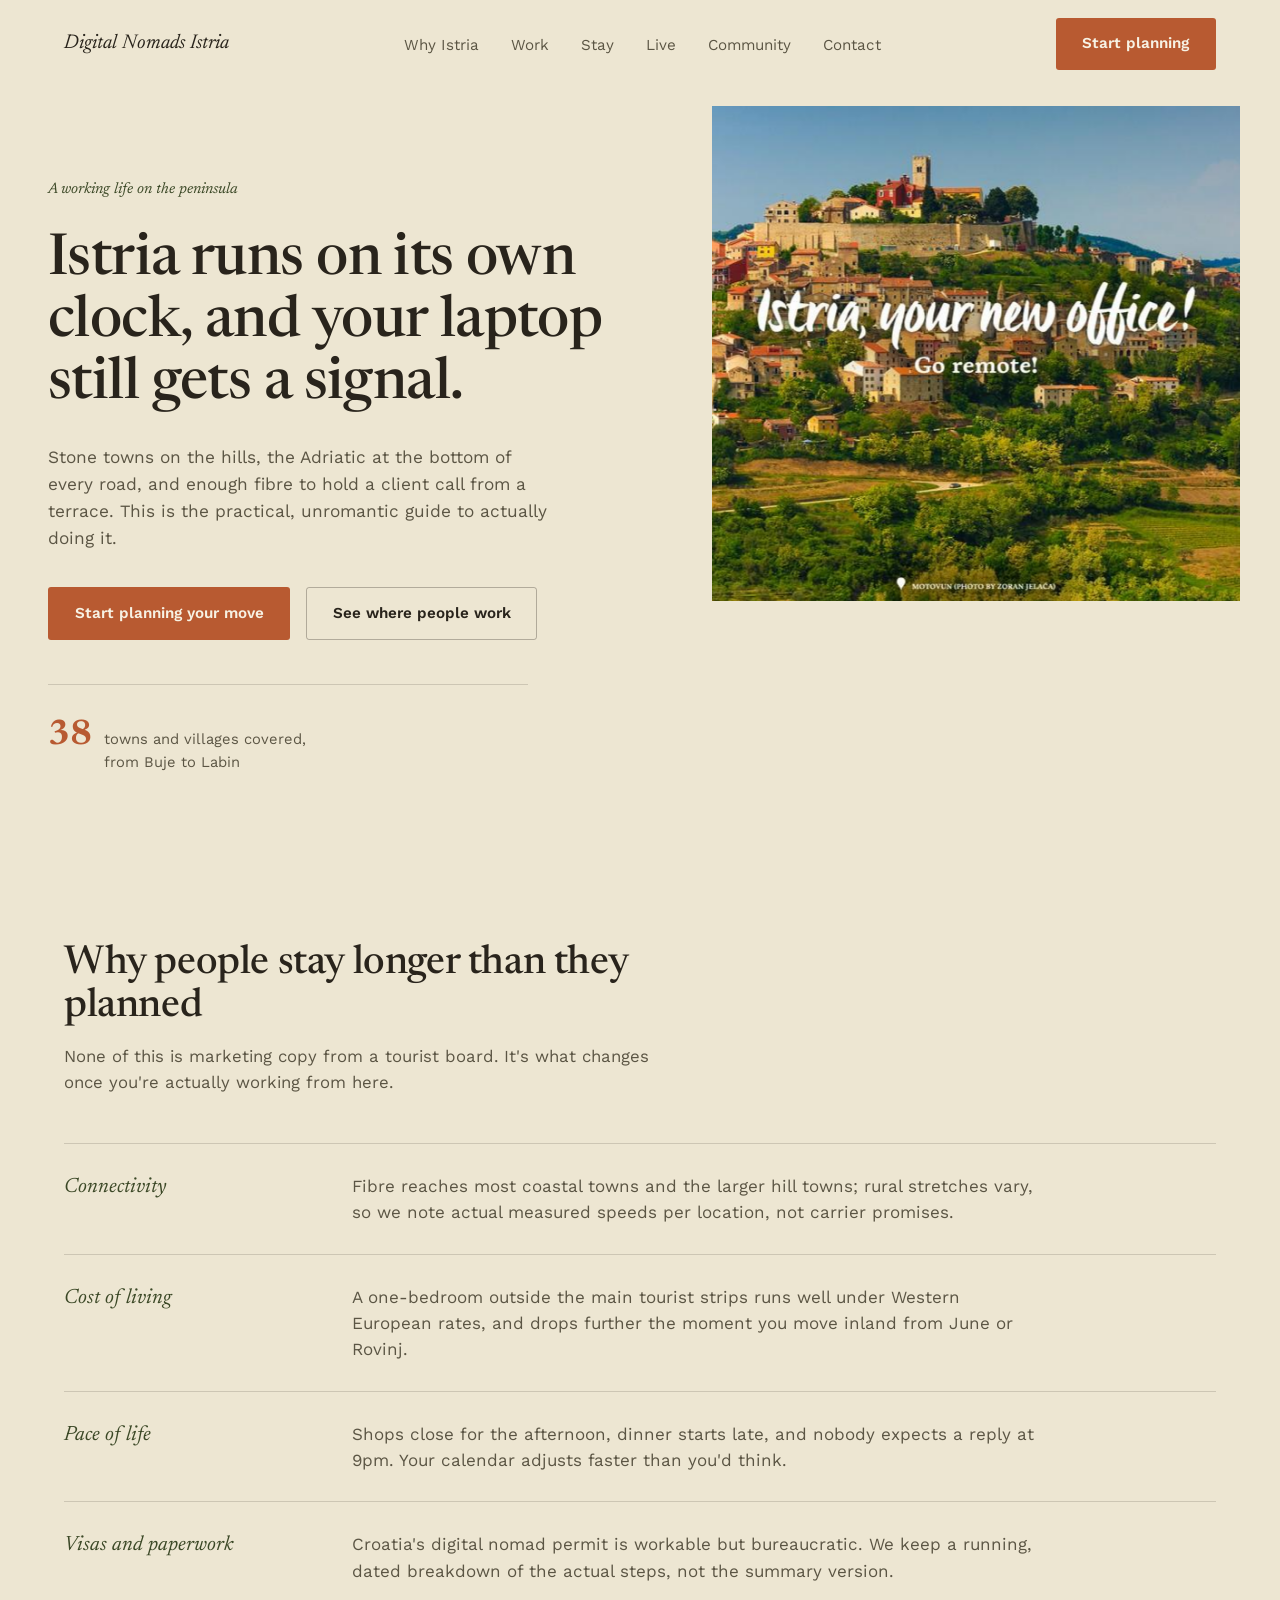
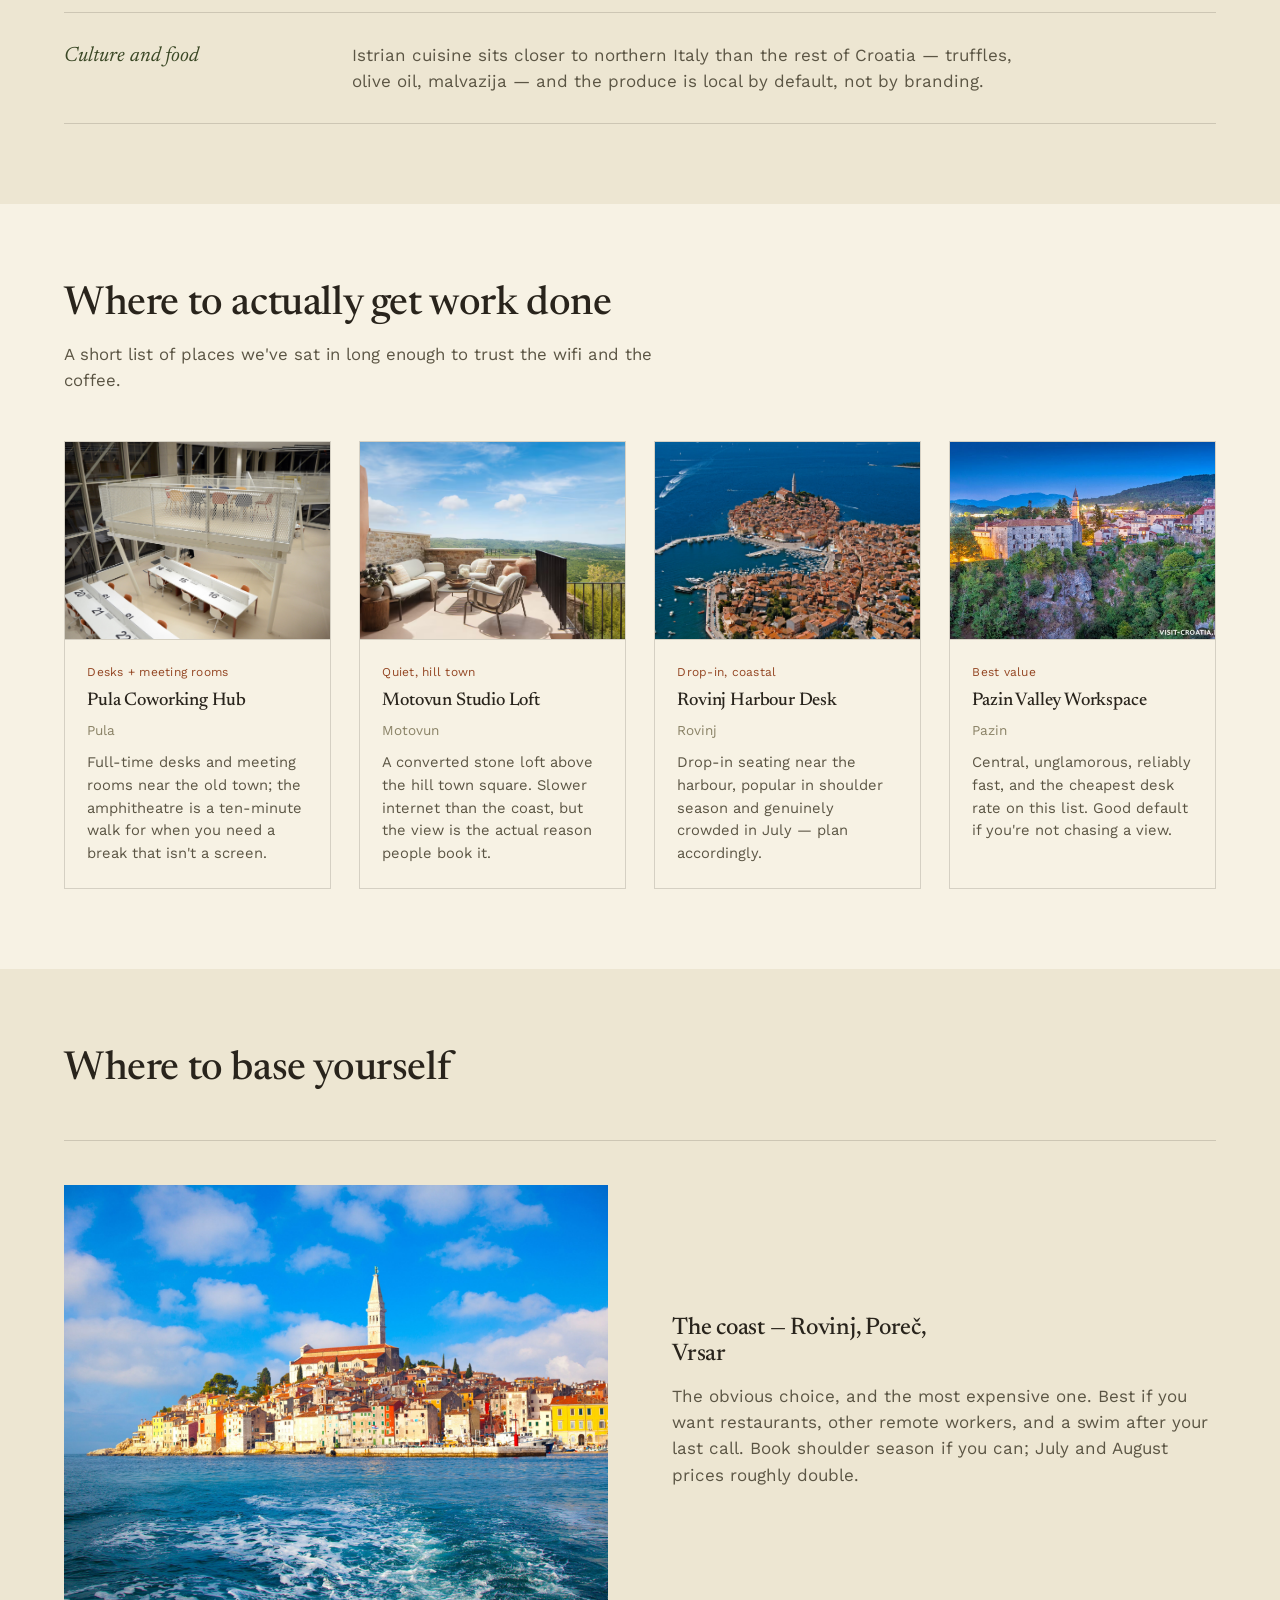
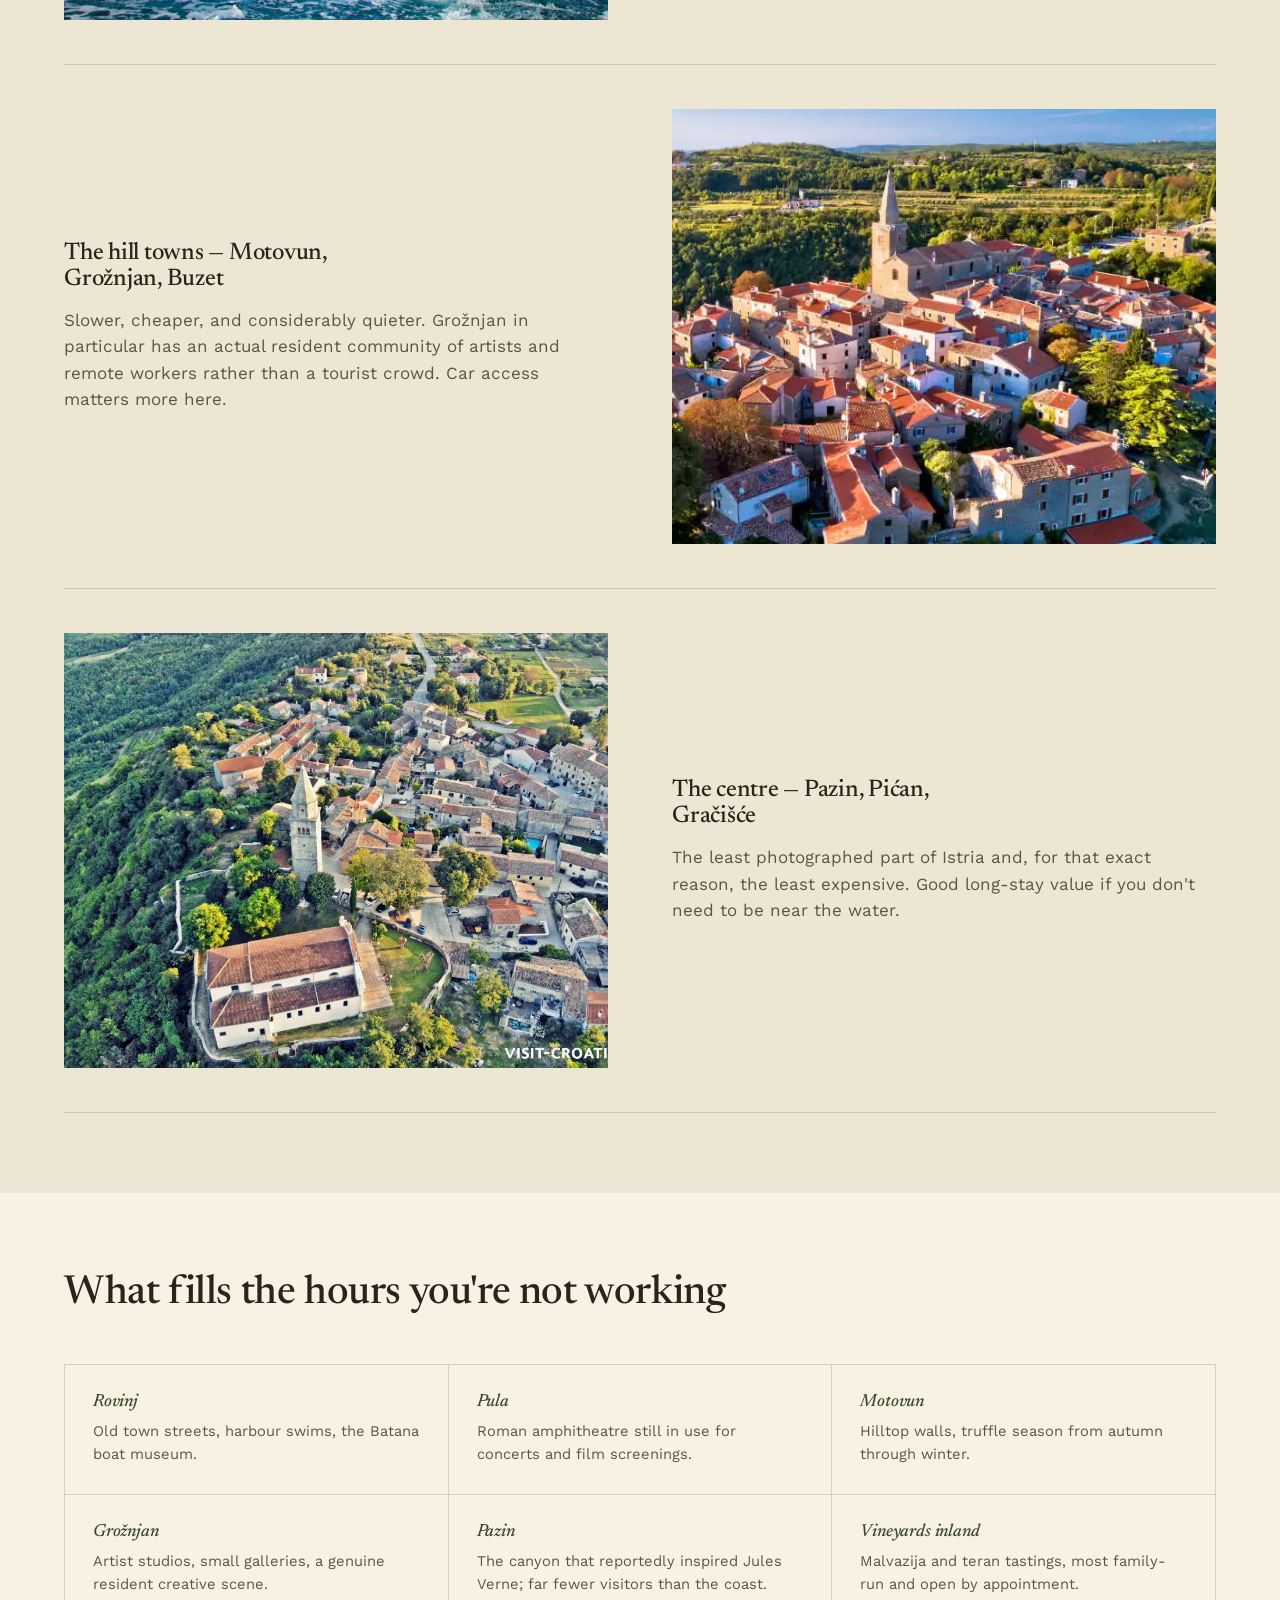
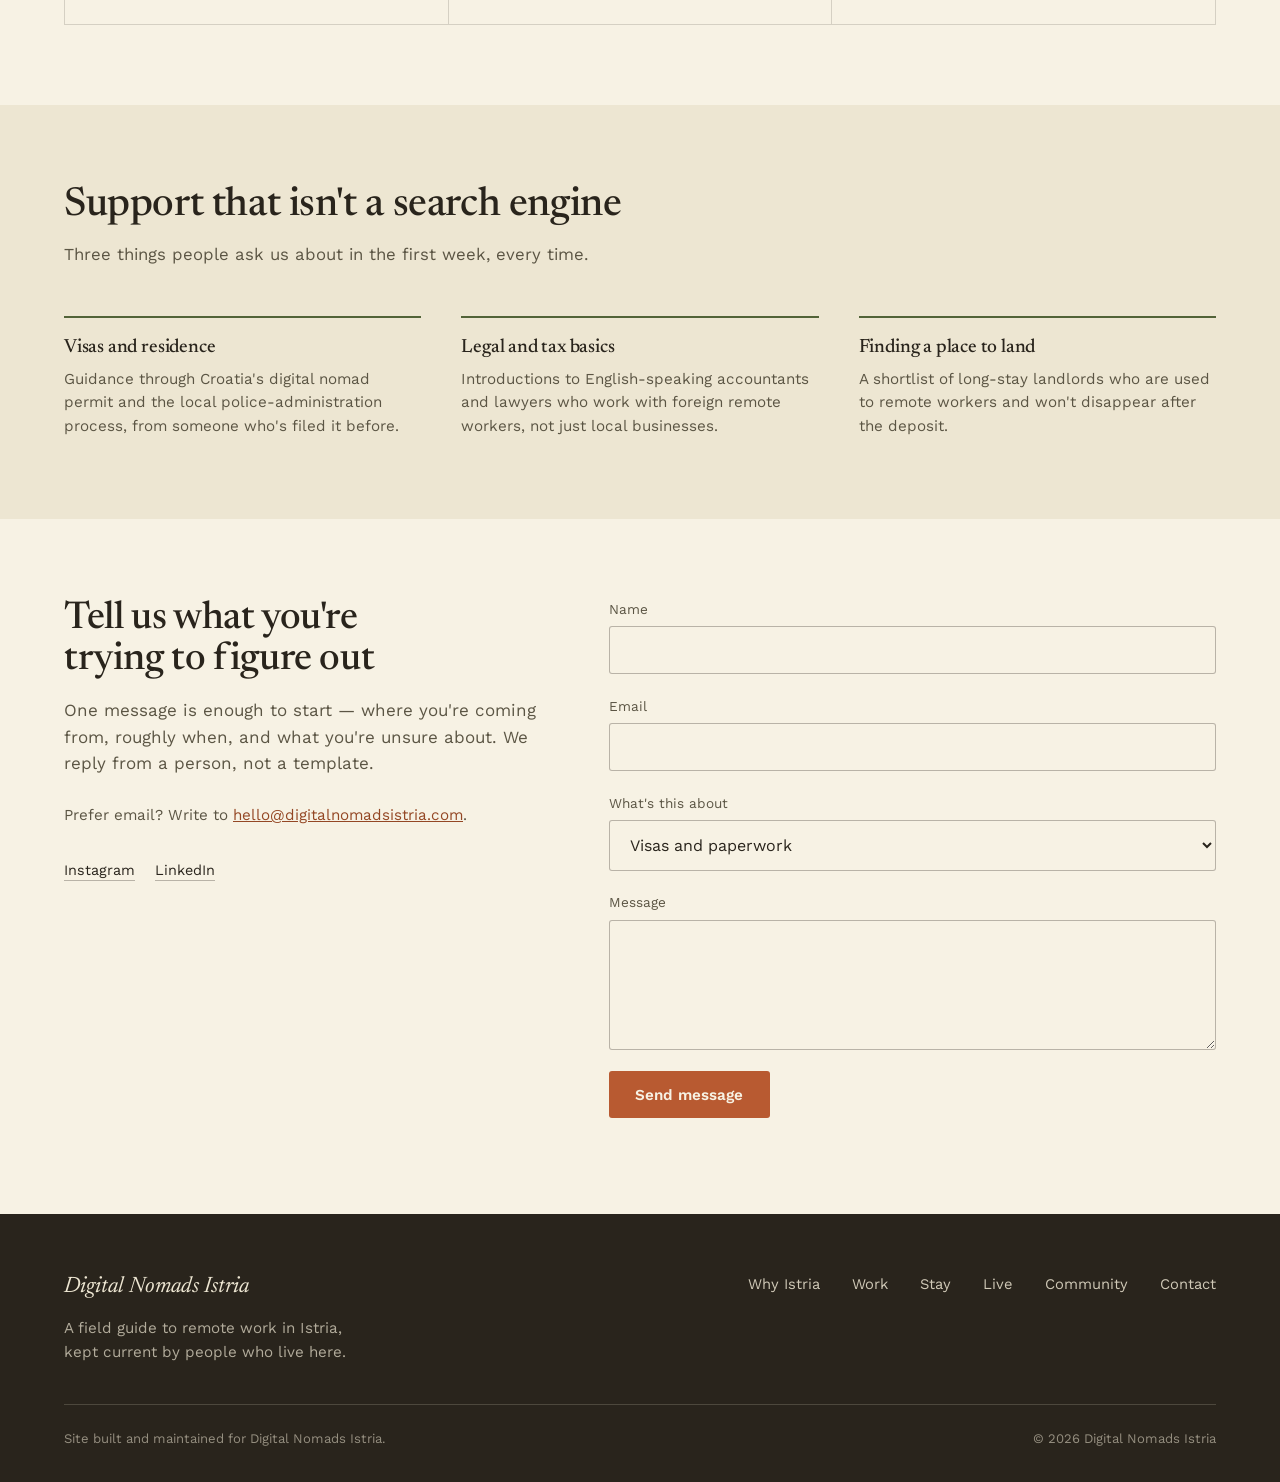
<file: index.html>
<!doctype html>
<html lang="en">
<head>
<meta charset="UTF-8">
<meta name="viewport" content="width=device-width, initial-scale=1">
<title>Digital Nomads Istria — Work from the Peninsula</title>
<meta name="description" content="A field guide to living and working remotely in Istria, Croatia — coworking, coast towns, hill towns, visas, and the people who've already made the move.">
<meta property="og:title" content="Digital Nomads Istria">
<meta property="og:description" content="A practical field guide to remote work in Istria, Croatia.">
<meta property="og:type" content="website">
<meta name="theme-color" content="#EDE6D2">
<link rel="preconnect" href="https://fonts.googleapis.com">
<link rel="preconnect" href="https://fonts.gstatic.com" crossorigin>
<link href="https://fonts.googleapis.com/css2?family=Newsreader:ital,wght@0,400;0,500;0,600;1,400;1,500&family=Work+Sans:wght@400;500;600&display=swap" rel="stylesheet">
<link rel="stylesheet" href="css/style.css">
<link rel="icon" href="data:,">
</head>
<body>
<a class="skip-link" href="#main">Skip to content</a>

<header class="site-header" id="siteHeader">
  <div class="container nav-inner">
    <a class="brand" href="#top" data-field="nav.brand">Digital Nomads Istria</a>
    <nav aria-label="Primary">
      <ul class="nav-links">
        <li><a href="#why">Why Istria</a></li>
        <li><a href="#work">Work</a></li>
        <li><a href="#stay">Stay</a></li>
        <li><a href="#lifestyle">Live</a></li>
        <li><a href="#community">Community</a></li>
        <li><a href="#contact">Contact</a></li>
      </ul>
    </nav>
    <a class="btn btn-primary nav-cta" href="#contact">Start planning</a>
    <button class="nav-toggle" id="navToggle" aria-expanded="false" aria-controls="mobileMenu" aria-label="Open menu">
      <span class="nav-toggle-icon"></span>
    </button>
  </div>
</header>

<div class="mobile-menu" id="mobileMenu">
  <nav aria-label="Mobile">
    <ul>
      <li><a href="#why">Why Istria</a></li>
      <li><a href="#work">Work</a></li>
      <li><a href="#stay">Stay</a></li>
      <li><a href="#lifestyle">Live</a></li>
      <li><a href="#community">Community</a></li>
      <li><a href="#contact">Contact</a></li>
    </ul>
    <a class="btn btn-primary" href="#contact">Start planning</a>
  </nav>
</div>

<main id="main">

  <div id="top"></div>

  <!-- HERO -->
  <section class="hero">
    <div class="hero-content">
      <p class="hero-eyebrow" data-field="hero.eyebrow">A working life on the peninsula</p>
      <h1 class="hero-headline" data-field="hero.headline">Istria runs on its own clock, and your laptop still gets a signal.</h1>
      <p class="hero-sub" data-field="hero.subhead">Stone towns on the hills, the Adriatic at the bottom of every road, and enough fibre to hold a client call from a terrace. This is the practical, unromantic guide to actually doing it.</p>
      <div class="hero-actions">
        <a class="btn btn-primary" href="#contact" data-field="hero.cta_primary">Start planning your move</a>
        <a class="btn btn-secondary" href="#work" data-field="hero.cta_secondary">See where people work</a>
      </div>
      <div class="hero-stat">
        <strong data-field="hero.stat_value">38</strong>
        <span data-field="hero.stat_label">towns and villages covered, from Buje to Labin</span>
      </div>
    </div>
    <figure class="hero-media" id="heroMedia">
      <img src="images/hero.jpg" alt="Placeholder: hilltop Istrian town at golden hour" loading="eager">
    </figure>
  </section>

  <!-- WHY ISTRIA -->
  <section class="section" id="why">
    <div class="container">
      <div class="section-head reveal">
        <h2 data-field="why.heading">Why people stay longer than they planned</h2>
        <p data-field="why.intro">None of this is marketing copy from a tourist board. It's what changes once you're actually working from here.</p>
      </div>
      <div class="why-rows reveal" id="whyRows">
        <!-- rendered from content/site.json; static fallback below -->
        <div class="why-row">
          <span class="why-row-label">Connectivity</span>
          <p class="why-row-text">Fibre reaches most coastal towns and the larger hill towns; rural stretches vary, so we note actual measured speeds per location, not carrier promises.</p>
        </div>
        <div class="why-row">
          <span class="why-row-label">Cost of living</span>
          <p class="why-row-text">A one-bedroom outside the main tourist strips runs well under Western European rates, and drops further the moment you move inland from June or Rovinj.</p>
        </div>
        <div class="why-row">
          <span class="why-row-label">Pace of life</span>
          <p class="why-row-text">Shops close for the afternoon, dinner starts late, and nobody expects a reply at 9pm. Your calendar adjusts faster than you'd think.</p>
        </div>
        <div class="why-row">
          <span class="why-row-label">Visas and paperwork</span>
          <p class="why-row-text">Croatia's digital nomad permit is workable but bureaucratic. We keep a running, dated breakdown of the actual steps, not the summary version.</p>
        </div>
        <div class="why-row">
          <span class="why-row-label">Culture and food</span>
          <p class="why-row-text">Istrian cuisine sits closer to northern Italy than the rest of Croatia — truffles, olive oil, malvazija — and the produce is local by default, not by branding.</p>
        </div>
      </div>
    </div>
  </section>

  <!-- WORK -->
  <section class="section section-alt" id="work">
    <div class="container">
      <div class="section-head reveal">
        <h2 data-field="work.heading">Where to actually get work done</h2>
        <p data-field="work.intro">A short list of places we've sat in long enough to trust the wifi and the coffee.</p>
      </div>
      <div class="work-grid reveal" id="workGrid">
        <article class="work-card">
          <div class="work-card-media"><img src="images/pulaCoworking.jpg" alt="Placeholder: coworking terrace in Pula — replace with real photography"></div>
          <div class="work-card-body">
            <span class="work-card-tag">Desks + meeting rooms</span>
            <h3>Pula Coworking Hub</h3>
            <span class="work-card-town">Pula</span>
            <p class="work-card-note">Full-time desks and meeting rooms near the old town; the amphitheatre is a ten-minute walk for when you need a break that isn't a screen.</p>
          </div>
        </article>
        <article class="work-card">
          <div class="work-card-media"><img src="images/motovun.avif" alt="Placeholder: Motovun hill town studio — replace with real photography"></div>
          <div class="work-card-body">
            <span class="work-card-tag">Quiet, hill town</span>
            <h3>Motovun Studio Loft</h3>
            <span class="work-card-town">Motovun</span>
            <p class="work-card-note">A converted stone loft above the hill town square. Slower internet than the coast, but the view is the actual reason people book it.</p>
          </div>
        </article>
        <article class="work-card">
          <div class="work-card-media"><img src="images/rovinj.jpg" alt="Placeholder: Rovinj harbour desk — replace with real photography"></div>
          <div class="work-card-body">
            <span class="work-card-tag">Drop-in, coastal</span>
            <h3>Rovinj Harbour Desk</h3>
            <span class="work-card-town">Rovinj</span>
            <p class="work-card-note">Drop-in seating near the harbour, popular in shoulder season and genuinely crowded in July — plan accordingly.</p>
          </div>
        </article>
        <article class="work-card">
          <div class="work-card-media"><img src="images/pazin.jpg" alt="Placeholder: Pazin valley workspace — replace with real photography"></div>
          <div class="work-card-body">
            <span class="work-card-tag">Best value</span>
            <h3>Pazin Valley Workspace</h3>
            <span class="work-card-town">Pazin</span>
            <p class="work-card-note">Central, unglamorous, reliably fast, and the cheapest desk rate on this list. Good default if you're not chasing a view.</p>
          </div>
        </article>
      </div>
    </div>
  </section>

  <!-- STAY -->
  <section class="section" id="stay">
    <div class="container">
      <div class="section-head reveal">
        <h2 data-field="stay.heading">Where to base yourself</h2>
      </div>
      <div id="stayList">
        <div class="stay-spread reveal">
          <div class="stay-media"><img src="images/porecCoast.jpg" alt="Placeholder: Rovinj coastline — replace with real photography"></div>
          <div class="stay-copy">
            <h3>The coast — Rovinj, Poreč, Vrsar</h3>
            <p>The obvious choice, and the most expensive one. Best if you want restaurants, other remote workers, and a swim after your last call. Book shoulder season if you can; July and August prices roughly double.</p>
          </div>
        </div>
        <div class="stay-spread flip reveal">
          <div class="stay-media"><img src="images/groznjan.webp" alt="Placeholder: vineyard rows near Motovun — replace with real photography"></div>
          <div class="stay-copy">
            <h3>The hill towns — Motovun, Grožnjan, Buzet</h3>
            <p>Slower, cheaper, and considerably quieter. Grožnjan in particular has an actual resident community of artists and remote workers rather than a tourist crowd. Car access matters more here.</p>
          </div>
        </div>
        <div class="stay-spread reveal">
          <div class="stay-media"><img src="images/gracisce.jpg" alt="Placeholder: central Istria stone terrace — replace with real photography"></div>
          <div class="stay-copy">
            <h3>The centre — Pazin, Pićan, Gračišće</h3>
            <p>The least photographed part of Istria and, for that exact reason, the least expensive. Good long-stay value if you don't need to be near the water.</p>
          </div>
        </div>
      </div>
    </div>
  </section>

  <!-- LIFESTYLE -->
  <section class="section section-alt" id="lifestyle">
    <div class="container">
      <div class="section-head reveal">
        <h2 data-field="lifestyle.heading">What fills the hours you're not working</h2>
      </div>
      <div class="lifestyle-grid reveal" id="lifestyleGrid">
        <div class="lifestyle-item"><h3>Rovinj</h3><p>Old town streets, harbour swims, the Batana boat museum.</p></div>
        <div class="lifestyle-item"><h3>Pula</h3><p>Roman amphitheatre still in use for concerts and film screenings.</p></div>
        <div class="lifestyle-item"><h3>Motovun</h3><p>Hilltop walls, truffle season from autumn through winter.</p></div>
        <div class="lifestyle-item"><h3>Grožnjan</h3><p>Artist studios, small galleries, a genuine resident creative scene.</p></div>
        <div class="lifestyle-item"><h3>Pazin</h3><p>The canyon that reportedly inspired Jules Verne; far fewer visitors than the coast.</p></div>
        <div class="lifestyle-item"><h3>Vineyards inland</h3><p>Malvazija and teran tastings, most family-run and open by appointment.</p></div>
      </div>
    </div>
  </section>

  <!-- COMMUNITY -->
  <section class="section" id="community">
    <div class="container">
      <div class="section-head reveal">
        <h2 data-field="community.heading">Support that isn't a search engine</h2>
        <p data-field="community.intro">Three things people ask us about in the first week, every time.</p>
      </div>
      <div class="community-grid reveal" id="communityGrid">
        <div class="community-item">
          <h3>Visas and residence</h3>
          <p>Guidance through Croatia's digital nomad permit and the local police-administration process, from someone who's filed it before.</p>
        </div>
        <div class="community-item">
          <h3>Legal and tax basics</h3>
          <p>Introductions to English-speaking accountants and lawyers who work with foreign remote workers, not just local businesses.</p>
        </div>
        <div class="community-item">
          <h3>Finding a place to land</h3>
          <p>A shortlist of long-stay landlords who are used to remote workers and won't disappear after the deposit.</p>
        </div>
      </div>
    </div>
  </section>

  <!-- CONTACT -->
  <section class="section section-alt" id="contact">
    <div class="container contact-wrap">
      <div class="contact-intro reveal">
        <h2 data-field="contact.heading">Tell us what you're trying to figure out</h2>
        <p data-field="contact.intro">One message is enough to start — where you're coming from, roughly when, and what you're unsure about. We reply from a person, not a template.</p>
        <p class="contact-fallback">Prefer email? Write to <a id="fallbackEmail" href="mailto:hello@digitalnomadsistria.com">hello@digitalnomadsistria.com</a>.</p>
        <ul class="social-links" id="socialLinks">
          <li><a href="https://instagram.com/" target="_blank" rel="noopener">Instagram</a></li>
          <li><a href="https://linkedin.com/" target="_blank" rel="noopener">LinkedIn</a></li>
        </ul>
      </div>
      <form class="reveal" id="contactForm">
        <input type="hidden" name="access_key" id="web3formsKey" value="REPLACE_WITH_YOUR_WEB3FORMS_ACCESS_KEY">
        <input type="hidden" name="subject" value="New enquiry from Digital Nomads Istria site">
        <input type="checkbox" name="botcheck" class="visually-hidden" tabindex="-1" autocomplete="off">

        <div class="form-field">
          <label for="fname">Name</label>
          <input type="text" id="fname" name="name" required autocomplete="name">
        </div>
        <div class="form-field">
          <label for="femail">Email</label>
          <input type="email" id="femail" name="email" required autocomplete="email">
        </div>
        <div class="form-field">
          <label for="ftopic">What's this about</label>
          <select id="ftopic" name="topic">
            <option>Visas and paperwork</option>
            <option>Finding a place to stay</option>
            <option>Coworking and connectivity</option>
            <option>Something else</option>
          </select>
        </div>
        <div class="form-field">
          <label for="fmessage">Message</label>
          <textarea id="fmessage" name="message" required></textarea>
        </div>
        <button type="submit" class="btn btn-primary">Send message</button>
        <p class="form-status" id="formStatus" role="status" aria-live="polite"></p>
      </form>
    </div>
  </section>

</main>

<footer class="site-footer">
  <div class="container">
    <div class="footer-top">
      <div>
        <p class="footer-brand" data-field="nav.brand">Digital Nomads Istria</p>
        <p class="footer-tagline" data-field="footer.tagline">A field guide to living and working remotely in Istria, kept current by people who live here.</p>
      </div>
      <nav class="footer-nav" aria-label="Footer">
        <ul>
          <li><a href="#why">Why Istria</a></li>
          <li><a href="#work">Work</a></li>
          <li><a href="#stay">Stay</a></li>
          <li><a href="#lifestyle">Live</a></li>
          <li><a href="#community">Community</a></li>
          <li><a href="#contact">Contact</a></li>
        </ul>
      </nav>
    </div>
    <div class="footer-bottom">
      <span data-field="footer.credit">Site built and maintained for Digital Nomads Istria.</span>
      <span>&copy; <span id="year">2026</span> Digital Nomads Istria</span>
    </div>
  </div>
</footer>

<script src="js/content-loader.js" defer></script>
<script src="js/main.js" defer></script>
</body>
</html>
</file>
<file: css/style.css>
/* ==========================================================================
   Digital Nomads Istria — design tokens
   Base: warm limestone, not the generic cream/terracotta AI default.
   Primary accent: olive (the groves). Secondary: terracotta (the roof tiles,
   used sparingly, for the one call-to-action colour). Tertiary: Adriatic
   blue, used only where the coast is the subject.
   ========================================================================== */

:root {
  --limestone: #EDE6D2;
  --limestone-deep: #E1D6B8;
  --paper: #F7F2E4;
  --ink: #29241C;
  --ink-soft: #5B5544;
  --ink-faint: #8A8266;
  --olive: #526338;
  --olive-deep: #3B4826;
  --terracotta: #B85A31;
  --terracotta-deep: #944724;
  --adriatic: #1F4257;
  --line: rgba(41, 36, 28, 0.16);
  --line-strong: rgba(41, 36, 28, 0.3);

  --font-display: 'Newsreader', 'Iowan Old Style', 'Georgia', serif;
  --font-body: 'Work Sans', 'Segoe UI', system-ui, sans-serif;

  --content-max: 78rem;
  --measure: 62ch;

  --ease: cubic-bezier(0.22, 1, 0.36, 1);
}

* { box-sizing: border-box; }
html { scroll-behavior: smooth; }
@media (prefers-reduced-motion: reduce) {
  html { scroll-behavior: auto; }
  *, *::before, *::after { animation-duration: 0.01ms !important; animation-iteration-count: 1 !important; transition-duration: 0.01ms !important; scroll-behavior: auto !important; }
}

body {
  margin: 0;
  background: var(--limestone);
  color: var(--ink);
  font-family: var(--font-body);
  font-size: 17px;
  line-height: 1.55;
  -webkit-font-smoothing: antialiased;
}

img { max-width: 100%; display: block; }

a { color: inherit; }

h1, h2, h3, h4 {
  font-family: var(--font-display);
  font-weight: 500;
  line-height: 1.08;
  margin: 0;
  letter-spacing: -0.01em;
}

p { margin: 0; }

.container {
  max-width: var(--content-max);
  margin: 0 auto;
  padding: 0 1.75rem;
}

@media (min-width: 900px) {
  .container { padding: 0 3rem; }
}

.visually-hidden {
  position: absolute;
  width: 1px; height: 1px;
  overflow: hidden;
  clip: rect(0 0 0 0);
  white-space: nowrap;
}

.skip-link {
  position: absolute;
  left: -999px;
  top: 0;
  background: var(--ink);
  color: var(--paper);
  padding: 0.75rem 1.25rem;
  z-index: 200;
}
.skip-link:focus {
  left: 1rem;
  top: 1rem;
}

:focus-visible {
  outline: 2px solid var(--terracotta);
  outline-offset: 3px;
}

/* ---------- Buttons ---------- */

.btn {
  display: inline-flex;
  align-items: center;
  gap: 0.5rem;
  font-family: var(--font-body);
  font-weight: 600;
  font-size: 0.95rem;
  padding: 0.85rem 1.6rem;
  border-radius: 3px;
  border: 1px solid transparent;
  cursor: pointer;
  text-decoration: none;
  transition: transform 0.25s var(--ease), background 0.25s var(--ease), border-color 0.25s var(--ease), color 0.25s var(--ease);
  min-height: 44px;
}
.btn-primary {
  background: var(--terracotta);
  color: var(--paper);
}
.btn-primary:hover { background: var(--terracotta-deep); }
.btn-secondary {
  background: transparent;
  color: var(--ink);
  border-color: var(--line-strong);
}
.btn-secondary:hover { border-color: var(--ink); }

/* ==========================================================================
   Header / Nav
   ========================================================================== */

.site-header {
  position: sticky;
  top: 0;
  z-index: 100;
  background: rgba(237, 230, 210, 0.92);
  backdrop-filter: blur(6px);
  border-bottom: 1px solid transparent;
  transition: border-color 0.3s var(--ease), box-shadow 0.3s var(--ease);
}
.site-header.is-scrolled {
  border-bottom-color: var(--line);
  box-shadow: 0 2px 14px rgba(41, 36, 28, 0.06);
}

.nav-inner {
  display: flex;
  align-items: center;
  justify-content: space-between;
  padding-top: 1.1rem;
  padding-bottom: 1.1rem;
}

.brand {
  font-family: var(--font-display);
  font-size: 1.25rem;
  font-style: italic;
  text-decoration: none;
  color: var(--ink);
}

.nav-links {
  display: none;
  gap: 2rem;
  list-style: none;
  margin: 0;
  padding: 0;
}
.nav-links a {
  text-decoration: none;
  font-size: 0.95rem;
  color: var(--ink-soft);
  position: relative;
  padding-bottom: 2px;
}
.nav-links a:hover { color: var(--ink); }

.nav-cta { display: none; }

@media (min-width: 900px) {
  .nav-links { display: flex; }
  .nav-cta { display: inline-flex; }
}

.nav-toggle {
  display: inline-flex;
  align-items: center;
  justify-content: center;
  width: 44px;
  height: 44px;
  background: none;
  border: 1px solid var(--line-strong);
  border-radius: 3px;
  cursor: pointer;
}
@media (min-width: 900px) {
  .nav-toggle { display: none; }
}
.nav-toggle-icon,
.nav-toggle-icon::before,
.nav-toggle-icon::after {
  display: block;
  width: 20px;
  height: 2px;
  background: var(--ink);
  position: relative;
  transition: transform 0.25s var(--ease), opacity 0.25s var(--ease);
}
.nav-toggle-icon::before,
.nav-toggle-icon::after {
  content: "";
  position: absolute;
  left: 0;
}
.nav-toggle-icon::before { top: -6px; }
.nav-toggle-icon::after { top: 6px; }
.nav-toggle[aria-expanded="true"] .nav-toggle-icon { background: transparent; }
.nav-toggle[aria-expanded="true"] .nav-toggle-icon::before { transform: translateY(6px) rotate(45deg); }
.nav-toggle[aria-expanded="true"] .nav-toggle-icon::after { transform: translateY(-6px) rotate(-45deg); }

.mobile-menu {
  position: fixed;
  inset: 0;
  top: 0;
  background: var(--limestone);
  z-index: 90;
  padding: 5.5rem 1.75rem 2.5rem;
  overflow-y: auto;
  transform: translateY(-8px);
  opacity: 0;
  pointer-events: none;
  transition: opacity 0.25s var(--ease), transform 0.25s var(--ease);
}
.mobile-menu.is-open {
  opacity: 1;
  transform: translateY(0);
  pointer-events: auto;
}
.mobile-menu ul {
  list-style: none;
  margin: 0;
  padding: 0;
  display: flex;
  flex-direction: column;
}
.mobile-menu a {
  display: block;
  padding: 1.1rem 0;
  border-bottom: 1px solid var(--line);
  text-decoration: none;
  font-family: var(--font-display);
  font-size: 1.5rem;
  color: var(--ink);
}
.mobile-menu .btn { margin-top: 1.5rem; width: 100%; justify-content: center; }

@media (min-width: 900px) {
  .mobile-menu { display: none; }
}

/* ==========================================================================
   Hero — asymmetric split, not a centered banner
   ========================================================================== */

.hero {
  display: grid;
  grid-template-columns: 1fr;
}

@media (min-width: 900px) {
  .hero { grid-template-columns: 1.05fr 0.95fr; align-items: stretch; min-height: 86vh; }
}

.hero-content {
  display: flex;
  flex-direction: column;
  justify-content: center;
  gap: 1.75rem;
  padding: 3.5rem 1.75rem 3rem;
}

@media (min-width: 900px) {
  .hero-content { padding: 4rem 3rem 4rem 3rem; }
}

.hero-eyebrow {
  font-size: 0.95rem;
  color: var(--olive-deep);
  font-style: italic;
  font-family: var(--font-display);
}

.hero-headline {
  font-size: clamp(2.2rem, 5.4vw, 3.6rem);
  max-width: 16ch;
}

.hero-sub {
  max-width: 46ch;
  color: var(--ink-soft);
  font-size: 1.08rem;
}

.hero-actions {
  display: flex;
  flex-wrap: wrap;
  gap: 1rem;
  margin-top: 0.5rem;
}

.hero-stat {
  display: flex;
  align-items: baseline;
  gap: 0.75rem;
  margin-top: 1rem;
  padding-top: 1.5rem;
  border-top: 1px solid var(--line);
  max-width: 30rem;
}
.hero-stat strong {
  font-family: var(--font-display);
  font-size: 2.2rem;
  color: var(--terracotta);
}
.hero-stat span {
  color: var(--ink-soft);
  font-size: 0.92rem;
  max-width: 24ch;
}

.hero-media {
  position: relative;
  overflow: hidden;
  min-height: 320px;
}
.hero-media img {
  width: 100%;
  height: 65%;
  object-fit: cover;
  will-change: transform;
}
.hero-media figcaption {
  position: absolute;
  bottom: 0.9rem;
  right: 1rem;
  font-size: 0.72rem;
  color: rgba(247, 242, 228, 0.85);
  background: rgba(41, 36, 28, 0.45);
  padding: 0.25rem 0.6rem;
  border-radius: 2px;
}

/* ==========================================================================
   Section scaffolding
   ========================================================================== */

.section {
  padding: 5rem 0;
}
.section-alt {
  background: var(--paper);
}

.section-head {
  max-width: 42rem;
  margin-bottom: 3rem;
}
.section-head h2 {
  font-size: clamp(1.8rem, 3.4vw, 2.5rem);
  margin-bottom: 0.85rem;
}
.section-head p {
  color: var(--ink-soft);
  font-size: 1.05rem;
  max-width: var(--measure);
}

.reveal {
  opacity: 0;
  transform: translateY(18px);
  transition: opacity 0.7s var(--ease), transform 0.7s var(--ease);
}
.reveal.is-visible {
  opacity: 1;
  transform: translateY(0);
}
@media (prefers-reduced-motion: reduce) {
  .reveal { opacity: 1; transform: none; }
}

/* ==========================================================================
   Why Istria — editorial rows, not icon cards
   ========================================================================== */

.why-rows {
  border-top: 1px solid var(--line);
}
.why-row {
  display: grid;
  grid-template-columns: 1fr;
  gap: 0.5rem 3rem;
  padding: 1.75rem 0;
  border-bottom: 1px solid var(--line);
}
@media (min-width: 760px) {
  .why-row { grid-template-columns: 15rem 1fr; align-items: baseline; }
}
.why-row-label {
  font-family: var(--font-display);
  font-style: italic;
  font-size: 1.3rem;
  color: var(--olive-deep);
}
.why-row-text {
  color: var(--ink-soft);
  max-width: var(--measure);
}

/* ==========================================================================
   Work — coworking cards (asymmetric, thin border, no shadow-soup)
   ========================================================================== */

.work-grid {
  display: grid;
  grid-template-columns: 1fr;
  gap: 1.75rem;
}
@media (min-width: 640px) {
  .work-grid { grid-template-columns: repeat(2, 1fr); }
}
@media (min-width: 1100px) {
  .work-grid { grid-template-columns: repeat(4, 1fr); }
}

.work-card {
  border: 1px solid var(--line);
  background: var(--paper);
  display: flex;
  flex-direction: column;
}
.work-card-media {
  aspect-ratio: 4 / 3;
  overflow: hidden;
  border-bottom: 1px solid var(--line);
}
.work-card-media img {
  width: 100%;
  height: 100%;
  object-fit: cover;
  transition: transform 0.5s var(--ease);
}
.work-card:hover .work-card-media img {
  transform: scale(1.04);
}
.work-card-body {
  padding: 1.4rem;
  display: flex;
  flex-direction: column;
  gap: 0.6rem;
  flex: 1;
}
.work-card-tag {
  font-size: 0.75rem;
  color: var(--terracotta-deep);
  letter-spacing: 0.02em;
}
.work-card-body h3 {
  font-size: 1.15rem;
}
.work-card-town {
  color: var(--ink-faint);
  font-size: 0.85rem;
}
.work-card-note {
  color: var(--ink-soft);
  font-size: 0.92rem;
  flex: 1;
}

/* ==========================================================================
   Stay — alternating editorial spreads
   ========================================================================== */

.stay-spread {
  display: grid;
  grid-template-columns: 1fr;
  gap: 2rem;
  align-items: center;
  padding: 2.75rem 0;
  border-bottom: 1px solid var(--line);
}
.stay-spread:first-of-type { border-top: 1px solid var(--line); }

@media (min-width: 860px) {
  .stay-spread { grid-template-columns: 1fr 1fr; gap: 4rem; }
  .stay-spread.flip .stay-media { order: 2; }
  .stay-spread.flip .stay-copy { order: 1; }
}

.stay-media {
  overflow: hidden;
}
.stay-media img {
  width: 100%;
  aspect-ratio: 5 / 4;
  object-fit: cover;
}
.stay-copy h3 {
  font-size: 1.5rem;
  margin-bottom: 0.9rem;
  max-width: 22ch;
}
.stay-copy p {
  color: var(--ink-soft);
  max-width: var(--measure);
}

/* ==========================================================================
   Lifestyle — field-note list
   ========================================================================== */

.lifestyle-grid {
  display: grid;
  grid-template-columns: 1fr;
  gap: 0;
  border-top: 1px solid var(--line);
  border-left: 1px solid var(--line);
}
@media (min-width: 640px) {
  .lifestyle-grid { grid-template-columns: repeat(2, 1fr); }
}
@media (min-width: 1000px) {
  .lifestyle-grid { grid-template-columns: repeat(3, 1fr); }
}
.lifestyle-item {
  padding: 1.75rem;
  border-right: 1px solid var(--line);
  border-bottom: 1px solid var(--line);
}
.lifestyle-item h3 {
  font-size: 1.1rem;
  font-style: italic;
  color: var(--olive-deep);
  margin-bottom: 0.5rem;
}
.lifestyle-item p {
  color: var(--ink-soft);
  font-size: 0.92rem;
}

/* ==========================================================================
   Community — three-up parallel list
   ========================================================================== */

.community-grid {
  display: grid;
  grid-template-columns: 1fr;
  gap: 2.5rem;
}
@media (min-width: 760px) {
  .community-grid { grid-template-columns: repeat(3, 1fr); }
}
.community-item {
  padding-top: 1.25rem;
  border-top: 2px solid var(--olive);
}
.community-item h3 {
  font-size: 1.2rem;
  margin-bottom: 0.6rem;
}
.community-item p {
  color: var(--ink-soft);
  font-size: 0.95rem;
}

/* ==========================================================================
   Contact
   ========================================================================== */

.contact-wrap {
  display: grid;
  grid-template-columns: 1fr;
  gap: 3rem;
}
@media (min-width: 900px) {
  .contact-wrap { grid-template-columns: 0.9fr 1.1fr; }
}

.contact-intro h2 {
  font-size: clamp(1.8rem, 3.4vw, 2.4rem);
  margin-bottom: 1rem;
  max-width: 16ch;
}
.contact-intro p {
  color: var(--ink-soft);
  max-width: var(--measure);
  margin-bottom: 1.75rem;
}
.contact-fallback {
  font-size: 0.95rem;
  color: var(--ink-soft);
}
.contact-fallback a {
  color: var(--terracotta-deep);
  text-decoration: underline;
}
.social-links {
  display: flex;
  gap: 1.25rem;
  margin-top: 1.25rem;
  list-style: none;
  padding: 0;
}
.social-links a {
  text-decoration: none;
  font-size: 0.9rem;
  border-bottom: 1px solid var(--line-strong);
  padding-bottom: 2px;
}

.form-field {
  display: flex;
  flex-direction: column;
  gap: 0.4rem;
  margin-bottom: 1.35rem;
}
.form-field label {
  font-size: 0.85rem;
  color: var(--ink-soft);
}
.form-field input,
.form-field select,
.form-field textarea {
  font-family: var(--font-body);
  font-size: 1rem;
  padding: 0.85rem 1rem;
  background: var(--paper);
  border: 1px solid var(--line-strong);
  border-radius: 3px;
  color: var(--ink);
  min-height: 44px;
}
.form-field textarea { min-height: 130px; resize: vertical; }
.form-field input:focus,
.form-field select:focus,
.form-field textarea:focus {
  border-color: var(--olive);
}

.form-status {
  margin-top: 1rem;
  font-size: 0.92rem;
}
.form-status[data-state="success"] { color: var(--olive-deep); }
.form-status[data-state="error"] { color: var(--terracotta-deep); }

/* ==========================================================================
   Footer
   ========================================================================== */

.site-footer {
  background: var(--ink);
  color: var(--limestone);
  padding: 3.5rem 0 2rem;
}
.footer-top {
  display: flex;
  flex-direction: column;
  gap: 2rem;
  padding-bottom: 2.5rem;
  border-bottom: 1px solid rgba(237, 230, 210, 0.18);
}
@media (min-width: 760px) {
  .footer-top { flex-direction: row; justify-content: space-between; align-items: flex-start; }
}
.footer-brand {
  font-family: var(--font-display);
  font-style: italic;
  font-size: 1.4rem;
}
.footer-tagline {
  color: rgba(237, 230, 210, 0.7);
  max-width: 34ch;
  margin-top: 0.75rem;
  font-size: 0.95rem;
}
.footer-nav ul {
  list-style: none;
  margin: 0;
  padding: 0;
  display: flex;
  flex-wrap: wrap;
  gap: 1.25rem 2rem;
}
.footer-nav a {
  text-decoration: none;
  color: rgba(237, 230, 210, 0.85);
  font-size: 0.92rem;
}
.footer-bottom {
  display: flex;
  flex-direction: column;
  gap: 0.5rem;
  padding-top: 1.5rem;
  font-size: 0.82rem;
  color: rgba(237, 230, 210, 0.55);
}
@media (min-width: 760px) {
  .footer-bottom { flex-direction: row; justify-content: space-between; }
}
</file>
